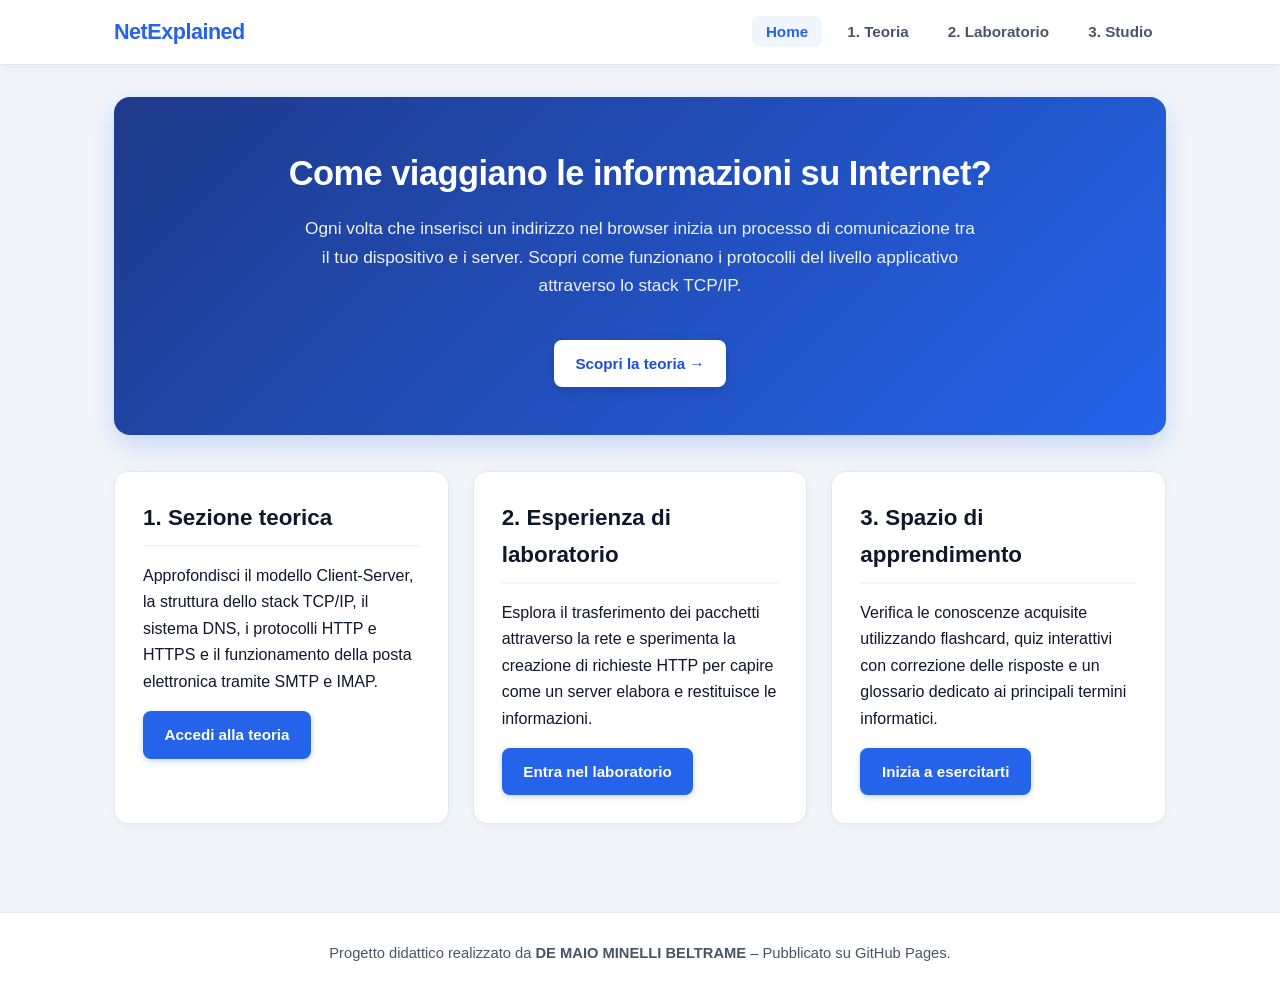
<file: index.html>
<!DOCTYPE html>
<html lang="it">
<head>
    <meta charset="UTF-8">
    <meta name="viewport" content="width=device-width, initial-scale=1.0">
    <title>NetExplained | Il funzionamento del Web</title>
    <link rel="stylesheet" href="css/style.css">
</head>

<body>

    <header>
        <div class="nav-container">
            <a class="logo" href="index.html">NetExplained</a>

            <button id="menuBtn" class="menu-btn" aria-label="Apri menu">
                ☰
            </button>

            <ul id="navLinks" class="nav-links">
                <li><a href="index.html" class="active">Home</a></li>
                <li><a href="teoria.html">1. Teoria</a></li>
                <li><a href="laboratorio.html">2. Laboratorio</a></li>
                <li><a href="studio.html">3. Studio</a></li>
            </ul>
        </div>
    </header>

    <main>

        <section class="hero">
            <h1>Come viaggiano le informazioni su Internet?</h1>

            <p>
                Ogni volta che inserisci un indirizzo nel browser inizia
                un processo di comunicazione tra il tuo dispositivo e
                i server. Scopri come funzionano i protocolli del livello
                applicativo attraverso lo stack TCP/IP.
            </p>

            <a class="btn" href="teoria.html">
                Scopri la teoria →
            </a>
        </section>

        <section class="grid">

            <article class="card">
                <h2>1. Sezione teorica</h2>

                <p>
                    Approfondisci il modello Client-Server, la struttura
                    dello stack TCP/IP, il sistema DNS, i protocolli
                    HTTP e HTTPS e il funzionamento della posta
                    elettronica tramite SMTP e IMAP.
                </p>

                <a href="teoria.html" class="btn">
                    Accedi alla teoria
                </a>
            </article>

            <article class="card">
                <h2>2. Esperienza di laboratorio</h2>

                <p>
                    Esplora il trasferimento dei pacchetti attraverso
                    la rete e sperimenta la creazione di richieste HTTP
                    per capire come un server elabora e restituisce
                    le informazioni.
                </p>

                <a href="laboratorio.html" class="btn">
                    Entra nel laboratorio
                </a>
            </article>

            <article class="card">
                <h2>3. Spazio di apprendimento</h2>

                <p>
                    Verifica le conoscenze acquisite utilizzando
                    flashcard, quiz interattivi con correzione
                    delle risposte e un glossario dedicato ai
                    principali termini informatici.
                </p>

                <a href="studio.html" class="btn">
                    Inizia a esercitarti
                </a>
            </article>

        </section>

    </main>

    <footer>
        <p>
            Progetto didattico realizzato da
            <strong>DE MAIO MINELLI BELTRAME</strong>
            – Pubblicato su GitHub Pages.
        </p>
    </footer>

    <script>
        const menuButton = document.querySelector("#menuBtn");
        const navigation = document.querySelector("#navLinks");

        menuButton.addEventListener("click", function () {
            navigation.classList.toggle("open");
        });
    </script>

</body>
</html>
</file>
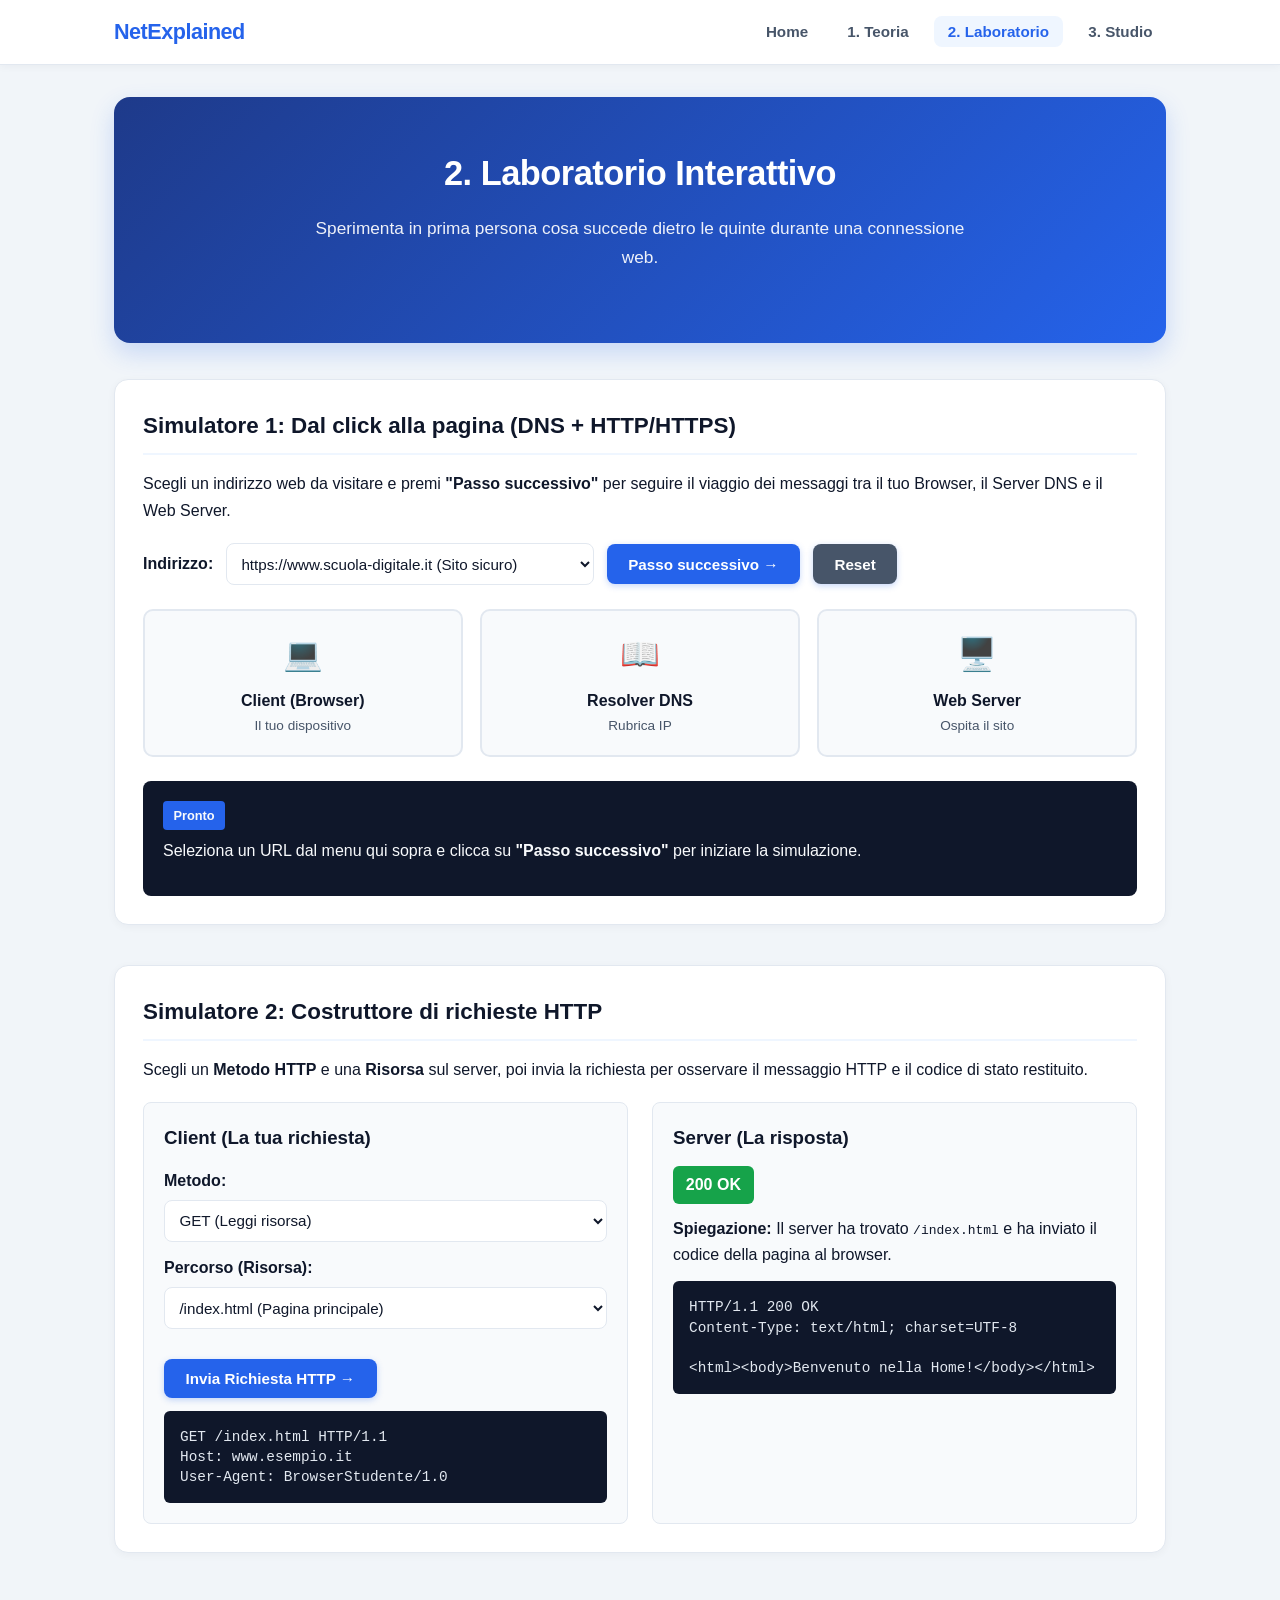
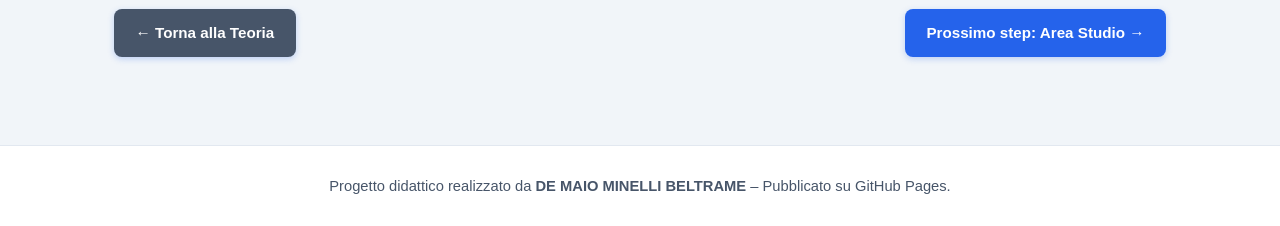
<file: laboratorio.html>
<!DOCTYPE html>
<html lang="it">
<head>
  <meta charset="UTF-8">
  <meta name="viewport" content="width=device-width, initial-scale=1.0">
  <title>2. Laboratorio Interattivo – Come funziona il Web</title>
  <link rel="stylesheet" href="css/style.css">
  <style>
    :root {
      --radius-md: 10px;
      --radius-sm: 6px;
      --bg-terminal: #0f172a;
      --bg-panel: #f8fafc;
    }

    .lab-section {
      margin-bottom: 2.5rem;
    }

    .toolbar {
      display: flex;
      flex-wrap: wrap;
      align-items: center;
      gap: 0.8rem;
      margin: 1.2rem 0;
    }

    .form-control {
      padding: 0.65rem;
      border: 1px solid var(--border);
      border-radius: 8px;
      font-size: 0.95rem;
      background-color: var(--surface);
      color: var(--text);
    }

    .full-width {
      width: 100%;
      margin-top: 0.35rem;
    }

    .btn-neutral {
      background-color: #475569;
    }

    .btn-neutral:hover {
      background-color: #334155;
    }

    .btn:disabled {
      background-color: #cbd5e1;
      cursor: not-allowed;
      opacity: 0.8;
    }

    /* Griglia topologia Simulatore 1 */
    .topology-grid {
      display: grid;
      grid-template-columns: repeat(3, 1fr);
      gap: 1.1rem;
      margin: 1.5rem 0;
      text-align: center;
    }

    .host-card {
      border: 2px solid var(--border);
      border-radius: var(--radius-md);
      padding: 1.1rem 0.6rem;
      background-color: var(--bg-panel);
      transition: transform 0.25s ease, border-color 0.25s ease, box-shadow 0.25s ease;
    }

    .host-card.is-active {
      border-color: var(--primary);
      background-color: #dbeafe;
      transform: translateY(-4px);
      box-shadow: 0 6px 14px rgba(37, 99, 235, 0.15);
    }

    .host-card.is-failed {
      border-color: var(--err);
      background-color: #fee2e2;
    }

    .host-emoji {
      font-size: 2rem;
      display: block;
      margin-bottom: 0.45rem;
    }

    .host-subtitle {
      font-size: 0.85rem;
      color: var(--muted);
    }

    .console-output {
      background-color: var(--bg-terminal);
      color: #f8fafc;
      padding: 1.25rem;
      border-radius: 8px;
      min-height: 115px;
    }

    .phase-tag {
      display: inline-block;
      background-color: var(--primary);
      padding: 0.25rem 0.65rem;
      border-radius: 4px;
      font-size: 0.8rem;
      font-weight: 700;
      margin-bottom: 0.5rem;
    }

    /* Struttura Simulatore 2 */
    .split-workspace {
      display: grid;
      grid-template-columns: repeat(2, 1fr);
      gap: 1.5rem;
      margin-top: 1.2rem;
    }

    .work-box {
      border: 1px solid var(--border);
      border-radius: 8px;
      padding: 1.25rem;
      background-color: var(--bg-panel);
    }

    .field-group {
      margin: 0.85rem 0;
    }

    .code-terminal {
      background-color: var(--bg-terminal);
      color: #e2e8f0;
      font-family: 'Courier New', Courier, monospace;
      padding: 1rem;
      border-radius: var(--radius-sm);
      margin-top: 0.8rem;
      white-space: pre-wrap;
      font-size: 0.9rem;
      line-height: 1.4;
    }

    .http-badge {
      display: inline-block;
      padding: 0.35rem 0.8rem;
      border-radius: var(--radius-sm);
      font-weight: 700;
      color: #ffffff;
      margin-bottom: 0.75rem;
    }

    .badge-success { background-color: var(--ok); }
    .badge-warning { background-color: var(--warn); }
    .badge-danger  { background-color: var(--err); }

    .bottom-nav {
      display: flex;
      justify-content: space-between;
      flex-wrap: wrap;
      gap: 1rem;
    }

    @media (max-width: 768px) {
      .topology-grid,
      .split-workspace {
        grid-template-columns: 1fr;
      }
    }
  </style>
</head>
<body>

  <header>
    <div class="nav-container">
      <a href="index.html" class="logo">NetExplained</a>
      <button class="menu-btn" id="burgerToggle" aria-label="Apri menu">☰</button>
      <ul class="nav-links" id="mainMenu">
        <li><a href="index.html">Home</a></li>
        <li><a href="teoria.html">1. Teoria</a></li>
        <li><a href="laboratorio.html" class="active">2. Laboratorio</a></li>
        <li><a href="studio.html">3. Studio</a></li>
      </ul>
    </div>
  </header>

  <main>
    <section class="hero">
      <h1>2. Laboratorio Interattivo</h1>
      <p>Sperimenta in prima persona cosa succede dietro le quinte durante una connessione web.</p>
    </section>

    <!-- PRIMO SIMULATORE -->
    <article class="card lab-section">
      <h2>Simulatore 1: Dal click alla pagina (DNS + HTTP/HTTPS)</h2>
      <p>Scegli un indirizzo web da visitare e premi <strong>"Passo successivo"</strong> per seguire il viaggio dei messaggi tra il tuo Browser, il Server DNS e il Web Server.</p>

      <div class="toolbar">
        <label for="targetUrl"><strong>Indirizzo:</strong></label>
        <select id="targetUrl" class="form-control">
          <option value="https">https://www.scuola-digitale.it (Sito sicuro)</option>
          <option value="http">http://vecchio-blog.it (Non cifrato)</option>
          <option value="nxdomain">https://www.sito-inesistente.xyz (Dominio errato)</option>
        </select>
        <button class="btn" id="btnAdvance" style="margin-top:0;">Passo successivo →</button>
        <button class="btn btn-neutral" id="btnClearSim" style="margin-top:0;">Reset</button>
      </div>

      <div class="topology-grid">
        <div class="host-card" data-host="client">
          <span class="host-emoji">💻</span>
          <strong>Client (Browser)</strong>
          <div class="host-subtitle">Il tuo dispositivo</div>
        </div>
        <div class="host-card" data-host="dns">
          <span class="host-emoji">📖</span>
          <strong>Resolver DNS</strong>
          <div class="host-subtitle">Rubrica IP</div>
        </div>
        <div class="host-card" data-host="server">
          <span class="host-emoji">🖥️</span>
          <strong>Web Server</strong>
          <div class="host-subtitle">Ospita il sito</div>
        </div>
      </div>

      <div class="console-output" id="simConsole">
        <span class="phase-tag">Pronto</span>
        <p>Seleziona un URL dal menu qui sopra e clicca su <strong>"Passo successivo"</strong> per iniziare la simulazione.</p>
      </div>
    </article>

    <!-- SECONDO SIMULATORE -->
    <article class="card lab-section">
      <h2>Simulatore 2: Costruttore di richieste HTTP</h2>
      <p>Scegli un <strong>Metodo HTTP</strong> e una <strong>Risorsa</strong> sul server, poi invia la richiesta per osservare il messaggio HTTP e il codice di stato restituito.</p>

      <div class="split-workspace">
        <div class="work-box">
          <h3>Client (La tua richiesta)</h3>
          <div class="field-group">
            <label for="httpVerb"><strong>Metodo:</strong></label>
            <select id="httpVerb" class="form-control full-width">
              <option value="GET">GET (Leggi risorsa)</option>
              <option value="POST">POST (Invia dati)</option>
              <option value="DELETE">DELETE (Elimina risorsa)</option>
            </select>
          </div>
          <div class="field-group">
            <label for="resourceUri"><strong>Percorso (Risorsa):</strong></label>
            <select id="resourceUri" class="form-control full-width">
              <option value="/index.html">/index.html (Pagina principale)</option>
              <option value="/contatti">/contatti (Modulo invio messaggio)</option>
              <option value="/area-riservata">/area-riservata (Cartella protetta)</option>
              <option value="/pagina-fantasma">/pagina-fantasma (Non esiste)</option>
              <option value="/crash-server">/crash-server (Simula guasto interno)</option>
            </select>
          </div>
          <button class="btn" id="btnDispatch">Invia Richiesta HTTP →</button>

          <div class="code-terminal" id="requestPreview">GET /index.html HTTP/1.1
Host: www.esempio.it
User-Agent: BrowserStudente/1.0</div>
        </div>

        <div class="work-box">
          <h3>Server (La risposta)</h3>
          <div id="serverOutput" style="margin-top:0.75rem;">
            <span class="http-badge badge-success">200 OK</span>
            <p><strong>Spiegazione:</strong> Il server ha trovato <code>/index.html</code> e ha inviato il codice della pagina al browser.</p>
            <div class="code-terminal">HTTP/1.1 200 OK
Content-Type: text/html; charset=UTF-8

&lt;html&gt;&lt;body&gt;Benvenuto nella Home!&lt;/body&gt;&lt;/html&gt;</div>
          </div>
        </div>
      </div>
    </article>

    <div class="bottom-nav">
      <a href="teoria.html" class="btn btn-neutral">← Torna alla Teoria</a>
      <a href="studio.html" class="btn">Prossimo step: Area Studio →</a>
    </div>
  </main>

  <footer>
    <p>Progetto didattico realizzato da <strong>DE MAIO MINELLI BELTRAME</strong> – Pubblicato su GitHub Pages.</p>
  </footer>

  <script>
    // Gestione navigazione mobile
    const burgerBtn = document.getElementById('burgerToggle');
    const navList = document.getElementById('mainMenu');
    burgerBtn.addEventListener('click', () => navList.classList.toggle('open'));

    // --- MOTORE SIMULATORE 1 ---
    const simulationFlows = {
      https: [
        { target: 'client', title: 'Step 1 / 5 – Richiesta DNS', desc: 'Il Browser non sa dove si trova "www.scuola-digitale.it". Invia una query al Resolver DNS per chiedere l’indirizzo IP corrispondente.' },
        { target: 'dns',    title: 'Step 2 / 5 – Risposta DNS', desc: 'Il Resolver DNS consulta la gerarchia dei nomi e risponde al Browser: "L’indirizzo IP del server è 93.184.216.34".' },
        { target: 'server', title: 'Step 3 / 5 – Handshake TLS (Sicurezza)', desc: 'Poiché l’URL inizia con HTTPS, Browser e Server si scambiano i certificati digitali e concordano una chiave crittografica. Compare il lucchetto!' },
        { target: 'client', title: 'Step 4 / 5 – Richiesta HTTP cifrata', desc: 'Il Browser invia il messaggio "GET / HTTP/1.1" all’interno del tunnel cifrato TLS verso l’IP 93.184.216.34.' },
        { target: 'server', title: 'Step 5 / 5 – Risposta 200 OK', desc: 'Il Web Server decifra la richiesta, risponde con "200 OK" e invia i file HTML e CSS. Il Browser disegna la pagina sullo schermo.' }
      ],
      http: [
        { target: 'client', title: 'Step 1 / 4 – Richiesta DNS', desc: 'Il Browser chiede al Resolver DNS qual è l’indirizzo IP di "vecchio-blog.it".' },
        { target: 'dns',    title: 'Step 2 / 4 – Risposta DNS', desc: 'Il Resolver DNS risponde con l’indirizzo IP: 198.51.100.42.' },
        { target: 'client', title: 'Step 3 / 4 – Richiesta HTTP IN CHIARO', desc: 'ATTENZIONE: Nessun passaggio TLS! Il Browser invia "GET / HTTP/1.1" in chiaro. Il browser mostra l’avviso "Non sicuro" perché i dati non sono cifrati.' },
        { target: 'server', title: 'Step 4 / 4 – Risposta 200 OK', desc: 'Il Server invia la pagina web in chiaro. La pagina si carica, ma eventuali password inserite potrebbero essere intercettate sulla rete.' }
      ],
      nxdomain: [
        { target: 'client', title: 'Step 1 / 2 – Richiesta DNS', desc: 'Il Browser chiede al Resolver DNS l’indirizzo IP di "www.sito-inesistente.xyz".' },
        { target: 'dns',    title: 'Step 2 / 2 – Errore NXDOMAIN', isError: true, desc: 'ERRORE DNS (NXDOMAIN): Il dominio non esiste nella rubrica mondiale di Internet. La connessione si ferma qui: il Web Server non viene nemmeno contattato!' }
      ]
    };

    let stepIndex = 0;
    const urlDropdown = document.getElementById('targetUrl');
    const advanceBtn = document.getElementById('btnAdvance');
    const resetBtn = document.getElementById('btnClearSim');
    const consoleBox = document.getElementById('simConsole');
    const hostCards = document.querySelectorAll('.host-card');

    function resetHostHighlights() {
      for (const card of hostCards) {
        card.classList.remove('is-active', 'is-failed');
      }
    }

    function initializeSim1() {
      stepIndex = 0;
      resetHostHighlights();
      advanceBtn.disabled = false;
      consoleBox.innerHTML = `<span class="phase-tag">Pronto</span><p>Seleziona un URL dal menu qui sopra e clicca su <strong>"Passo successivo"</strong> per iniziare la simulazione.</p>`;
    }

    function executeNextStep() {
      const activeFlow = simulationFlows[urlDropdown.value];
      if (stepIndex >= activeFlow.length) return;

      const stepData = activeFlow[stepIndex];
      resetHostHighlights();

      const targetCard = document.querySelector(`.host-card[data-host="${stepData.target}"]`);
      if (targetCard) {
        targetCard.classList.add(stepData.isError ? 'is-failed' : 'is-active');
      }

      consoleBox.innerHTML = `<span class="phase-tag">${stepData.title}</span><p>${stepData.desc}</p>`;
      stepIndex++;

      if (stepIndex === activeFlow.length) {
        advanceBtn.disabled = true;
      }
    }

    advanceBtn.addEventListener('click', executeNextStep);
    resetBtn.addEventListener('click', initializeSim1);
    urlDropdown.addEventListener('change', initializeSim1);

    // --- MOTORE SIMULATORE 2 ---
    const verbSelect = document.getElementById('httpVerb');
    const uriSelect = document.getElementById('resourceUri');
    const reqTerminal = document.getElementById('requestPreview');
    const resContainer = document.getElementById('serverOutput');
    const dispatchBtn = document.getElementById('btnDispatch');

    function refreshRequestBox() {
      const verb = verbSelect.value;
      const uri = uriSelect.value;
      const payload = (verb === 'POST') 
        ? '\nContent-Type: application/x-www-form-urlencoded\n\nnome=Mario&messaggio=Ciao' 
        : '';

      reqTerminal.textContent = `${verb} ${uri} HTTP/1.1\nHost: www.esempio.it\nUser-Agent: BrowserStudente/1.0${payload}`;
    }

    function evaluateHttpCall() {
      refreshRequestBox();
      const verb = verbSelect.value;
      const uri = uriSelect.value;

      let result = {
        statusText: '200 OK',
        badgeStyle: 'badge-success',
        details: `Richiesta ${verb} su ${uri} completata con successo! Il server restituisce il contenuto della pagina.`,
        rawPayload: `HTTP/1.1 200 OK\nContent-Type: text/html; charset=UTF-8\n\n<html><body>Contenuto di ${uri}</body></html>`
      };

      if (uri === '/crash-server') {
        result = {
          statusText: '500 Internal Server Error',
          badgeStyle: 'badge-danger',
          details: 'Il server ha riscontrato un errore interno imprevisto nel codice e non può completare la richiesta.',
          rawPayload: 'HTTP/1.1 500 Internal Server Error\nContent-Type: text/plain\n\nErrore interno del server.'
        };
      } else if (uri === '/pagina-fantasma') {
        result = {
          statusText: '404 Not Found',
          badgeStyle: 'badge-warning',
          details: 'La risorsa richiesta non esiste sul server. Controlla di aver digitato correttamente l’URL.',
          rawPayload: 'HTTP/1.1 404 Not Found\nContent-Type: text/html\n\n<h1>404 - Pagina non trovata</h1>'
        };
      } else if (uri === '/area-riservata') {
        result = {
          statusText: '403 Forbidden',
          badgeStyle: 'badge-danger',
          details: 'Il server ha capito la richiesta, ma ti nega l’accesso perché non hai i permessi di amministratore.',
          rawPayload: 'HTTP/1.1 403 Forbidden\nContent-Type: text/plain\n\nAccesso negato a questa cartella.'
        };
      } else if (verb === 'DELETE') {
        result = {
          statusText: '405 Method Not Allowed',
          badgeStyle: 'badge-warning',
          details: 'Il server non permette a un utente normale di cancellare file con il metodo DELETE!',
          rawPayload: 'HTTP/1.1 405 Method Not Allowed\nAllow: GET, POST'
        };
      } else if (uri === '/contatti' && verb === 'POST') {
        result = {
          statusText: '201 Created',
          badgeStyle: 'badge-success',
          details: 'I dati del modulo sono stati inviati con successo tramite POST e il server ha salvato il nuovo messaggio.',
          rawPayload: 'HTTP/1.1 201 Created\nContent-Type: application/json\n\n{"stato": "Messaggio ricevuto"}'
        };
      }

      resContainer.innerHTML = `
        <span class="http-badge ${result.badgeStyle}">${result.statusText}</span>
        <p><strong>Spiegazione:</strong> ${result.details}</p>
        <div class="code-terminal">${result.rawPayload}</div>
      `;
    }

    verbSelect.addEventListener('change', refreshRequestBox);
    uriSelect.addEventListener('change', refreshRequestBox);
    dispatchBtn.addEventListener('click', evaluateHttpCall);
  </script>
</body>
</html>
</file>
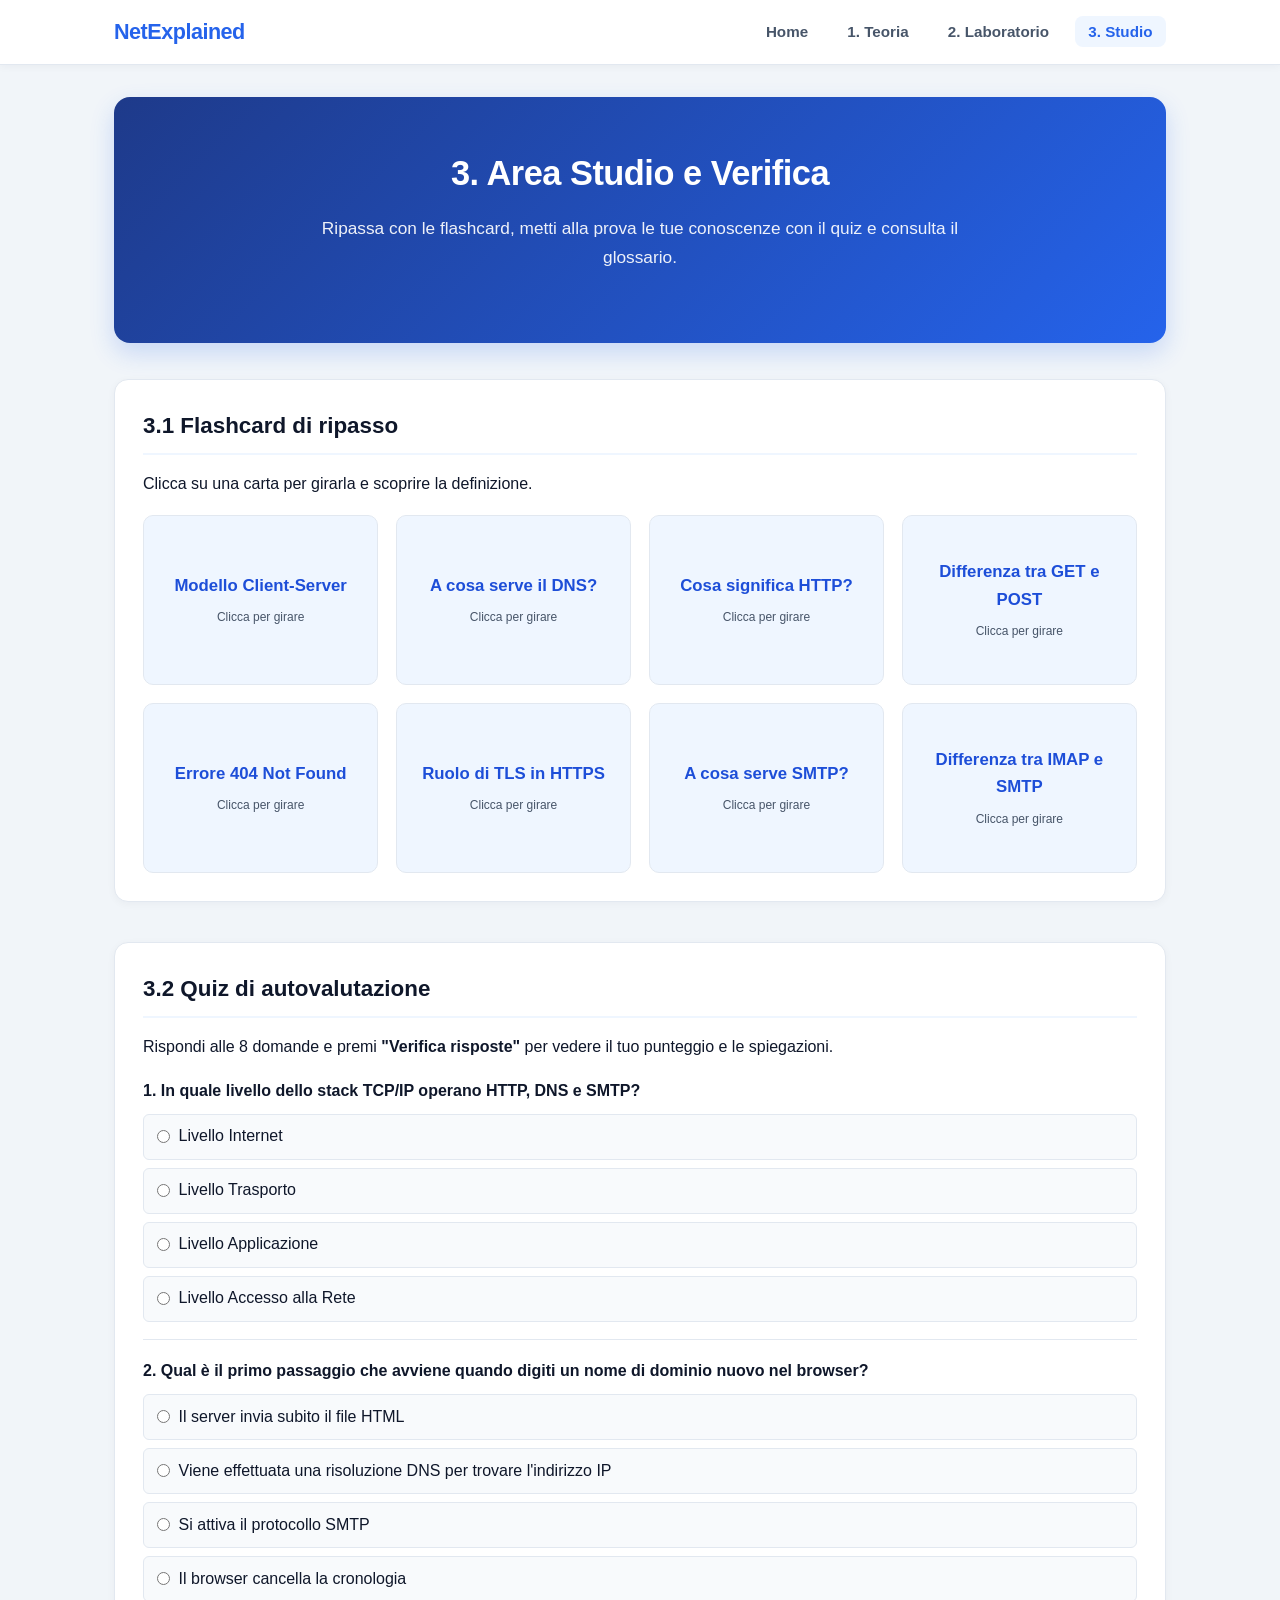
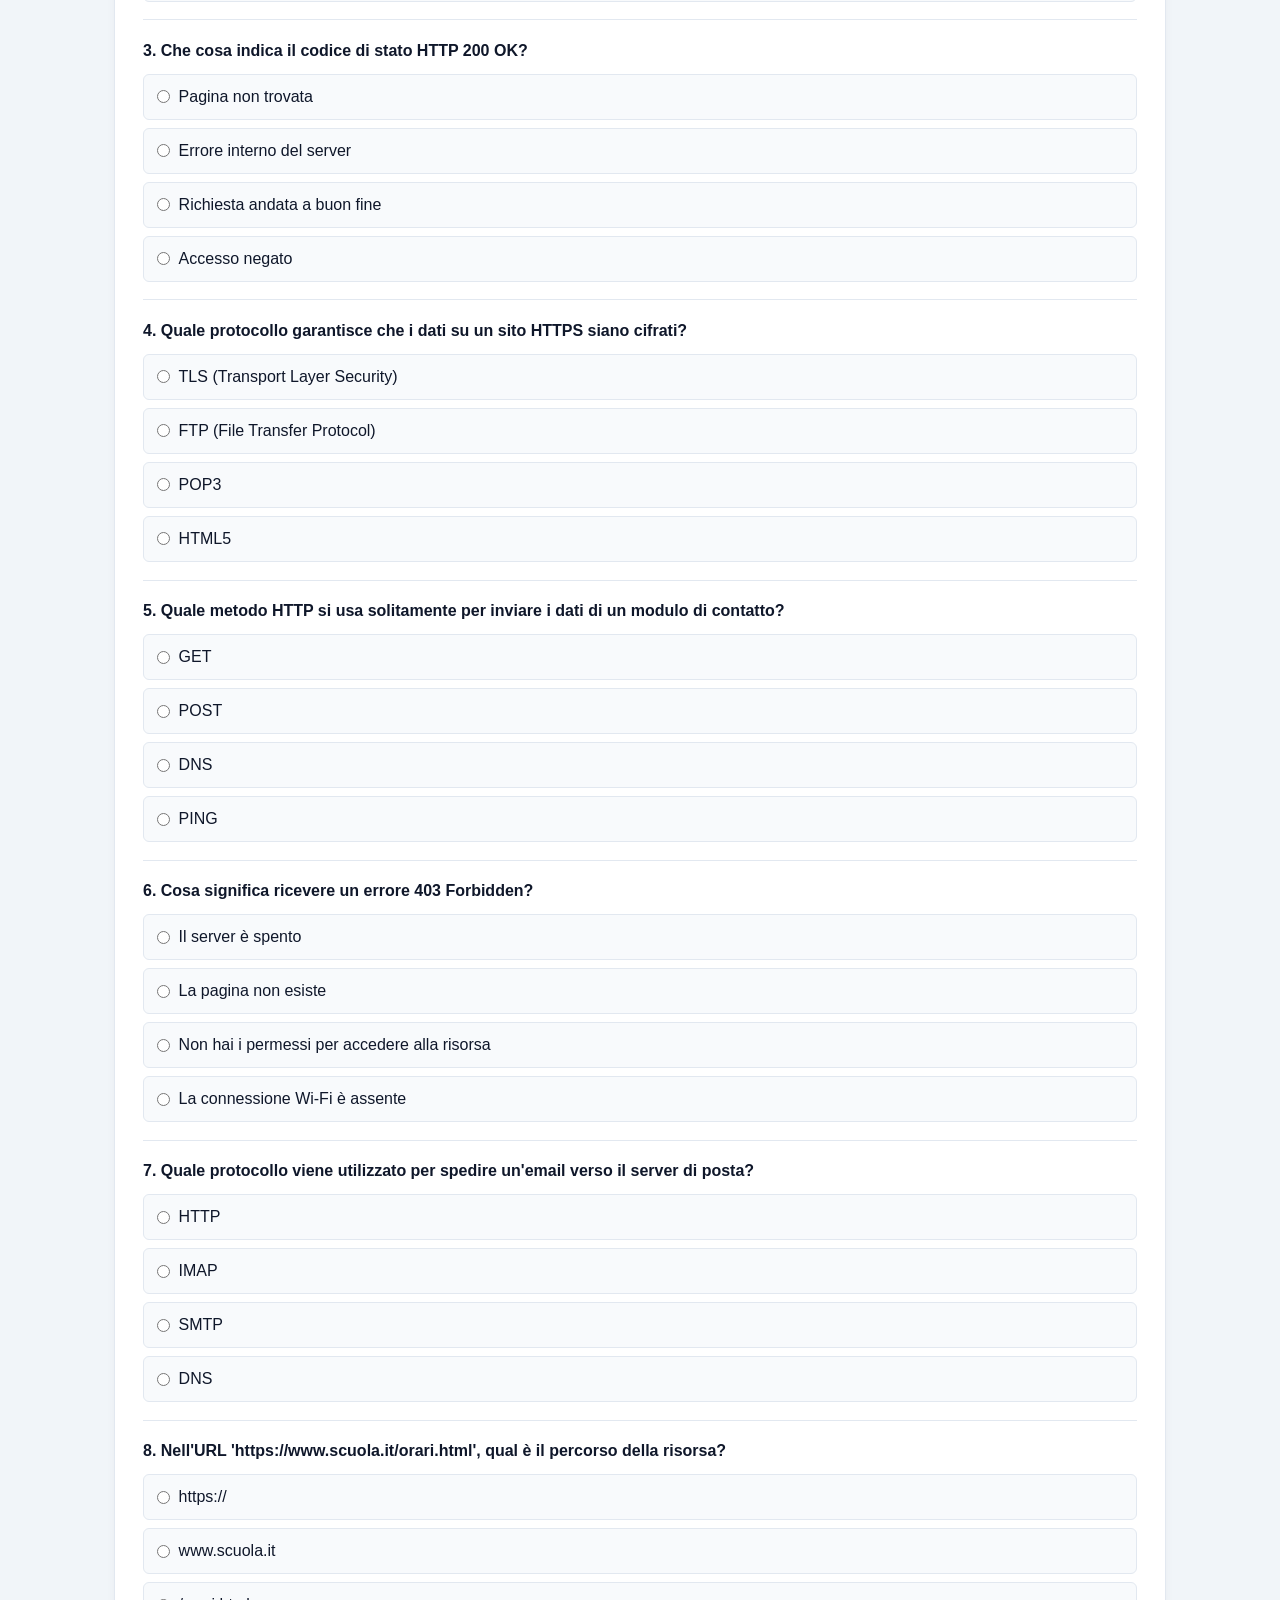
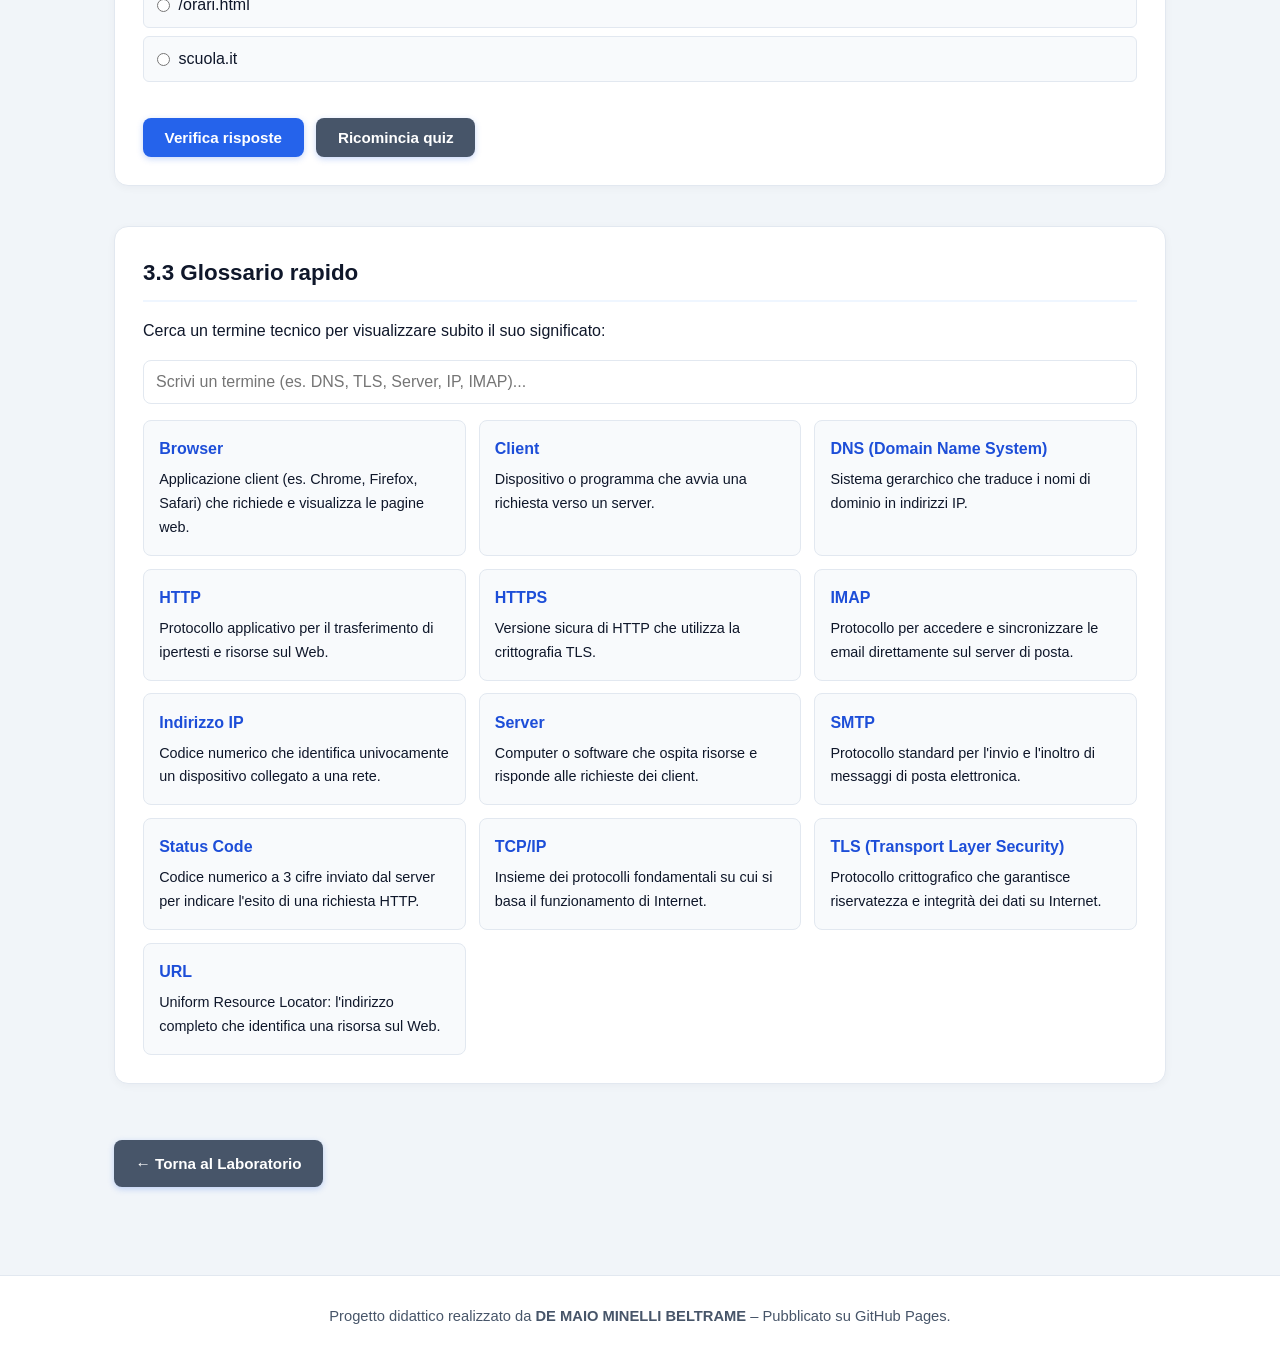
<file: studio.html>
<!DOCTYPE html>
<html lang="it">
<head>
  <meta charset="UTF-8">
  <meta name="viewport" content="width=device-width, initial-scale=1.0">
  <title>3. Area Studio – Come funziona il Web</title>
  <link rel="stylesheet" href="css/style.css">
  <style>
    :root {
      --card-radius: 10px;
      --box-radius: 8px;
      --surface-soft: #f8fafc;
    }

    .study-block {
      margin-bottom: 2.5rem;
    }

    .btn-neutral {
      background-color: #475569;
    }

    .btn-neutral:hover {
      background-color: #334155;
    }

    /* Griglia Flashcard 3D */
    .flip-deck {
      display: grid;
      grid-template-columns: repeat(auto-fit, minmax(230px, 1fr));
      gap: 1.1rem;
      margin-top: 1.1rem;
    }

    .flip-tile {
      height: 170px;
      perspective: 1000px;
      cursor: pointer;
    }

    .flip-body {
      position: relative;
      width: 100%;
      height: 100%;
      transition: transform 0.55s cubic-bezier(0.4, 0.2, 0.2, 1);
      transform-style: preserve-3d;
    }

    .flip-tile.is-turned .flip-body {
      transform: rotateY(180deg);
    }

    .tile-face {
      position: absolute;
      inset: 0;
      backface-visibility: hidden;
      border-radius: var(--card-radius);
      padding: 1.25rem;
      display: flex;
      flex-direction: column;
      justify-content: center;
      align-items: center;
      text-align: center;
      border: 1px solid var(--border);
    }

    .face-front {
      background-color: #eff6ff;
      color: var(--primary-dark);
      font-weight: 700;
      font-size: 1.05rem;
    }

    .face-hint {
      font-weight: 400;
      font-size: 0.75rem;
      color: var(--muted);
      margin-top: 0.55rem;
    }

    .face-back {
      background-color: var(--primary);
      color: #ffffff;
      transform: rotateY(180deg);
      font-size: 0.9rem;
      line-height: 1.4;
    }

    /* Sezione Quiz */
    .question-row {
      border-bottom: 1px solid var(--border);
      padding: 1.1rem 0;
    }

    .question-row:last-of-type {
      border-bottom: none;
    }

    .choices-list {
      display: flex;
      flex-direction: column;
      gap: 0.5rem;
      margin-top: 0.6rem;
    }

    .choice-label {
      display: flex;
      align-items: center;
      gap: 0.55rem;
      padding: 0.55rem 0.8rem;
      border: 1px solid var(--border);
      border-radius: 6px;
      cursor: pointer;
      background-color: var(--surface-soft);
      transition: background-color 0.2s ease;
    }

    .choice-label:hover {
      background-color: #f1f5f9;
    }

    .answer-note {
      margin-top: 0.6rem;
      padding: 0.65rem 0.9rem;
      border-radius: 6px;
      font-size: 0.9rem;
      display: none;
    }

    .answer-note.is-valid {
      display: block;
      background-color: #dcfce7;
      color: #166534;
      border: 1px solid #86efac;
    }

    .answer-note.is-invalid {
      display: block;
      background-color: #fee2e2;
      color: #991b1b;
      border: 1px solid #fca5a5;
    }

    .quiz-actions {
      margin-top: 1.1rem;
      display: flex;
      gap: 0.8rem;
      flex-wrap: wrap;
    }

    .result-box {
      margin-top: 1.25rem;
      padding: 1rem;
      border-radius: var(--box-radius);
      background-color: #dbeafe;
      color: #1e3a8a;
      font-weight: 700;
      display: none;
    }

    /* Glossario */
    .filter-box {
      width: 100%;
      padding: 0.75rem;
      border: 1px solid var(--border);
      border-radius: var(--box-radius);
      font-size: 1rem;
      margin: 1rem 0;
    }

    .dict-grid {
      display: grid;
      grid-template-columns: repeat(auto-fit, minmax(280px, 1fr));
      gap: 0.8rem;
    }

    .dict-entry {
      background-color: var(--surface-soft);
      border: 1px solid var(--border);
      border-radius: var(--box-radius);
      padding: 0.95rem;
    }

    .dict-entry strong {
      color: var(--primary-dark);
    }

    .dict-entry p {
      font-size: 0.9rem;
      margin-top: 0.35rem;
    }
  </style>
</head>
<body>

  <header>
    <div class="nav-container">
      <a href="index.html" class="logo">NetExplained</a>
      <button class="menu-btn" id="burgerToggle" aria-label="Apri menu">☰</button>
      <ul class="nav-links" id="mainMenu">
        <li><a href="index.html">Home</a></li>
        <li><a href="teoria.html">1. Teoria</a></li>
        <li><a href="laboratorio.html">2. Laboratorio</a></li>
        <li><a href="studio.html" class="active">3. Studio</a></li>
      </ul>
    </div>
  </header>

  <main>
    <section class="hero">
      <h1>3. Area Studio e Verifica</h1>
      <p>Ripassa con le flashcard, metti alla prova le tue conoscenze con il quiz e consulta il glossario.</p>
    </section>

    <!-- 1. FLASHCARD -->
    <article class="card study-block">
      <h2>3.1 Flashcard di ripasso</h2>
      <p>Clicca su una carta per girarla e scoprire la definizione.</p>
      <div class="flip-deck" id="deckContainer"></div>
    </article>

    <!-- 2. QUIZ -->
    <article class="card study-block">
      <h2>3.2 Quiz di autovalutazione</h2>
      <p>Rispondi alle 8 domande e premi <strong>"Verifica risposte"</strong> per vedere il tuo punteggio e le spiegazioni.</p>
      <div id="examWrapper"></div>
      <div class="quiz-actions">
        <button class="btn" id="btnSubmitExam" style="margin-top:0;">Verifica risposte</button>
        <button class="btn btn-neutral" id="btnResetExam" style="margin-top:0;">Ricomincia quiz</button>
      </div>
      <div class="result-box" id="examSummary"></div>
    </article>

    <!-- 3. GLOSSARIO -->
    <article class="card study-block">
      <h2>3.3 Glossario rapido</h2>
      <p>Cerca un termine tecnico per visualizzare subito il suo significato:</p>
      <input type="text" id="termFilter" class="filter-box" placeholder="Scrivi un termine (es. DNS, TLS, Server, IP, IMAP)...">
      <div class="dict-grid" id="dictContainer"></div>
    </article>

    <div>
      <a href="laboratorio.html" class="btn btn-neutral">← Torna al Laboratorio</a>
    </div>
  </main>

  <footer>
    <p>Progetto didattico realizzato da <strong>DE MAIO MINELLI BELTRAME</strong> – Pubblicato su GitHub Pages.</p>
  </footer>

  <script>
    // Navigazione mobile
    const burgerBtn = document.getElementById('burgerToggle');
    const navList = document.getElementById('mainMenu');
    burgerBtn.addEventListener('click', () => navList.classList.toggle('open'));

    // --- 1. GESTIONE FLASHCARD ---
    const deckItems = [
      { term: "Modello Client-Server", definition: "Architettura in cui un Client (es. browser) richiede servizi o risorse a un Server sempre attivo in rete." },
      { term: "A cosa serve il DNS?", definition: "Traduce i nomi di dominio leggibili dall'uomo (es. www.esempio.it) in indirizzi IP numerici." },
      { term: "Cosa significa HTTP?", definition: "HyperText Transfer Protocol: il protocollo del livello applicativo usato per trasferire pagine web." },
      { term: "Differenza tra GET e POST", definition: "GET chiede e legge una risorsa dal server; POST invia dati al server (es. moduli di registrazione)." },
      { term: "Errore 404 Not Found", definition: "Codice di stato HTTP che indica che la pagina richiesta non esiste sul server." },
      { term: "Ruolo di TLS in HTTPS", definition: "Transport Layer Security: cifra i dati scambiati tra browser e server e verifica l'identità del sito." },
      { term: "A cosa serve SMTP?", definition: "Simple Mail Transfer Protocol: protocollo usato per inviare e inoltrare le email tra client e server." },
      { term: "Differenza tra IMAP e SMTP", definition: "SMTP serve per inviare la posta; IMAP serve per leggere e sincronizzare le email su più dispositivi." }
    ];

    function buildFlashcards() {
      const container = document.getElementById('deckContainer');
      const fragment = document.createDocumentFragment();

      for (const entry of deckItems) {
        const tile = document.createElement('div');
        tile.className = 'flip-tile';
        tile.innerHTML = `
          <div class="flip-body">
            <div class="tile-face face-front">
              <span>${entry.term}</span>
              <span class="face-hint">Clicca per girare</span>
            </div>
            <div class="tile-face face-back">
              <span>${entry.definition}</span>
            </div>
          </div>
        `;
        tile.addEventListener('click', () => tile.classList.toggle('is-turned'));
        fragment.appendChild(tile);
      }
      container.appendChild(fragment);
    }

    // --- 2. GESTIONE QUIZ ---
    const questionsBank = [
      {
        prompt: "1. In quale livello dello stack TCP/IP operano HTTP, DNS e SMTP?",
        choices: ["Livello Internet", "Livello Trasporto", "Livello Applicazione", "Livello Accesso alla Rete"],
        correctIndex: 2,
        note: "HTTP, DNS, HTTPS, SMTP e IMAP operano tutti nel Livello Applicazione, quello più vicino ai programmi dell'utente."
      },
      {
        prompt: "2. Qual è il primo passaggio che avviene quando digiti un nome di dominio nuovo nel browser?",
        choices: ["Il server invia subito il file HTML", "Viene effettuata una risoluzione DNS per trovare l'indirizzo IP", "Si attiva il protocollo SMTP", "Il browser cancella la cronologia"],
        correctIndex: 1,
        note: "Senza l'indirizzo IP restituito dal DNS, il browser non sa a quale computer in rete inviare la richiesta."
      },
      {
        prompt: "3. Che cosa indica il codice di stato HTTP 200 OK?",
        choices: ["Pagina non trovata", "Errore interno del server", "Richiesta andata a buon fine", "Accesso negato"],
        correctIndex: 2,
        note: "200 OK è la risposta standard che conferma che il server ha elaborato correttamente la richiesta."
      },
      {
        prompt: "4. Quale protocollo garantisce che i dati su un sito HTTPS siano cifrati?",
        choices: ["TLS (Transport Layer Security)", "FTP (File Transfer Protocol)", "POP3", "HTML5"],
        correctIndex: 0,
        note: "HTTPS utilizza TLS per cifrare la comunicazione ed evitare che terzi possano intercettare password o dati."
      },
      {
        prompt: "5. Quale metodo HTTP si usa solitamente per inviare i dati di un modulo di contatto?",
        choices: ["GET", "POST", "DNS", "PING"],
        correctIndex: 1,
        note: "POST invia dati nel corpo della richiesta HTTP per farli elaborare o salvare dal server."
      },
      {
        prompt: "6. Cosa significa ricevere un errore 403 Forbidden?",
        choices: ["Il server è spento", "La pagina non esiste", "Non hai i permessi per accedere alla risorsa", "La connessione Wi-Fi è assente"],
        correctIndex: 2,
        note: "403 Forbidden indica che il server ha compreso la richiesta ma rifiuta di autorizzarla."
      },
      {
        prompt: "7. Quale protocollo viene utilizzato per spedire un'email verso il server di posta?",
        choices: ["HTTP", "IMAP", "SMTP", "DNS"],
        correctIndex: 2,
        note: "SMTP (Simple Mail Transfer Protocol) gestisce l'invio e l'inoltro dei messaggi di posta elettronica."
      },
      {
        prompt: "8. Nell'URL 'https://www.scuola.it/orari.html', qual è il percorso della risorsa?",
        choices: ["https://", "www.scuola.it", "/orari.html", "scuola.it"],
        correctIndex: 2,
        note: "'/orari.html' è il path (percorso) che indica al server quale file specifico restituire."
      }
    ];

    function buildQuiz() {
      const wrapper = document.getElementById('examWrapper');
      const fragment = document.createDocumentFragment();

      questionsBank.forEach((qObj, qIdx) => {
        const row = document.createElement('div');
        row.className = 'question-row';

        let optionsMarkup = '';
        qObj.choices.forEach((choiceText, cIdx) => {
          optionsMarkup += `
            <label class="choice-label">
              <input type="radio" name="question_${qIdx}" value="${cIdx}">
              <span>${choiceText}</span>
            </label>
          `;
        });

        row.innerHTML = `
          <strong>${qObj.prompt}</strong>
          <div class="choices-list">${optionsMarkup}</div>
          <div class="answer-note" id="note_${qIdx}"></div>
        `;
        fragment.appendChild(row);
      });

      wrapper.appendChild(fragment);
    }

    function gradeQuiz() {
      let totalCorrect = 0;

      questionsBank.forEach((qObj, qIdx) => {
        const checkedInput = document.querySelector(`input[name="question_${qIdx}"]:checked`);
        const noteEl = document.getElementById(`note_${qIdx}`);
        const isRight = checkedInput && Number(checkedInput.value) === qObj.correctIndex;

        if (isRight) {
          totalCorrect++;
          noteEl.className = 'answer-note is-valid';
          noteEl.textContent = `✓ Corretto! ${qObj.note}`;
        } else {
          noteEl.className = 'answer-note is-invalid';
          noteEl.textContent = `✗ Errato. ${qObj.note}`;
        }
      });

      const summaryBox = document.getElementById('examSummary');
      summaryBox.style.display = 'block';
      summaryBox.textContent = `Risultato finale: hai risposto correttamente a ${totalCorrect} domande su ${questionsBank.length}!`;
    }

    function clearQuiz() {
      for (const radio of document.querySelectorAll('#examWrapper input[type="radio"]')) {
        radio.checked = false;
      }
      for (const note of document.querySelectorAll('.answer-note')) {
        note.className = 'answer-note';
        note.textContent = '';
      }
      document.getElementById('examSummary').style.display = 'none';
    }

    // --- 3. GESTIONE GLOSSARIO ---
    const dictionaryTerms = [
      { word: "Browser", meaning: "Applicazione client (es. Chrome, Firefox, Safari) che richiede e visualizza le pagine web." },
      { word: "Client", meaning: "Dispositivo o programma che avvia una richiesta verso un server." },
      { word: "DNS (Domain Name System)", meaning: "Sistema gerarchico che traduce i nomi di dominio in indirizzi IP." },
      { word: "HTTP", meaning: "Protocollo applicativo per il trasferimento di ipertesti e risorse sul Web." },
      { word: "HTTPS", meaning: "Versione sicura di HTTP che utilizza la crittografia TLS." },
      { word: "IMAP", meaning: "Protocollo per accedere e sincronizzare le email direttamente sul server di posta." },
      { word: "Indirizzo IP", meaning: "Codice numerico che identifica univocamente un dispositivo collegato a una rete." },
      { word: "Server", meaning: "Computer o software che ospita risorse e risponde alle richieste dei client." },
      { word: "SMTP", meaning: "Protocollo standard per l'invio e l'inoltro di messaggi di posta elettronica." },
      { word: "Status Code", meaning: "Codice numerico a 3 cifre inviato dal server per indicare l'esito di una richiesta HTTP." },
      { word: "TCP/IP", meaning: "Insieme dei protocolli fondamentali su cui si basa il funzionamento di Internet." },
      { word: "TLS (Transport Layer Security)", meaning: "Protocollo crittografico che garantisce riservatezza e integrità dei dati su Internet." },
      { word: "URL", meaning: "Uniform Resource Locator: l'indirizzo completo che identifica una risorsa sul Web." }
    ];

    function updateDictionary(searchTerm = '') {
      const container = document.getElementById('dictContainer');
      const keyword = searchTerm.toLowerCase().trim();

      const matches = dictionaryTerms.filter(item =>
        item.word.toLowerCase().includes(keyword) || item.meaning.toLowerCase().includes(keyword)
      );

      if (!matches.length) {
        container.innerHTML = '<p style="color:var(--muted);">Nessun termine trovato.</p>';
        return;
      }

      container.innerHTML = matches.map(item => `
        <div class="dict-entry">
          <strong>${item.word}</strong>
          <p>${item.meaning}</p>
        </div>
      `).join('');
    }

    // Inizializzazione componenti
    buildFlashcards();
    buildQuiz();
    updateDictionary();

    document.getElementById('btnSubmitExam').addEventListener('click', gradeQuiz);
    document.getElementById('btnResetExam').addEventListener('click', clearQuiz);
    document.getElementById('termFilter').addEventListener('input', (evt) => updateDictionary(evt.target.value));
  </script>
</body>
</html>
</file>
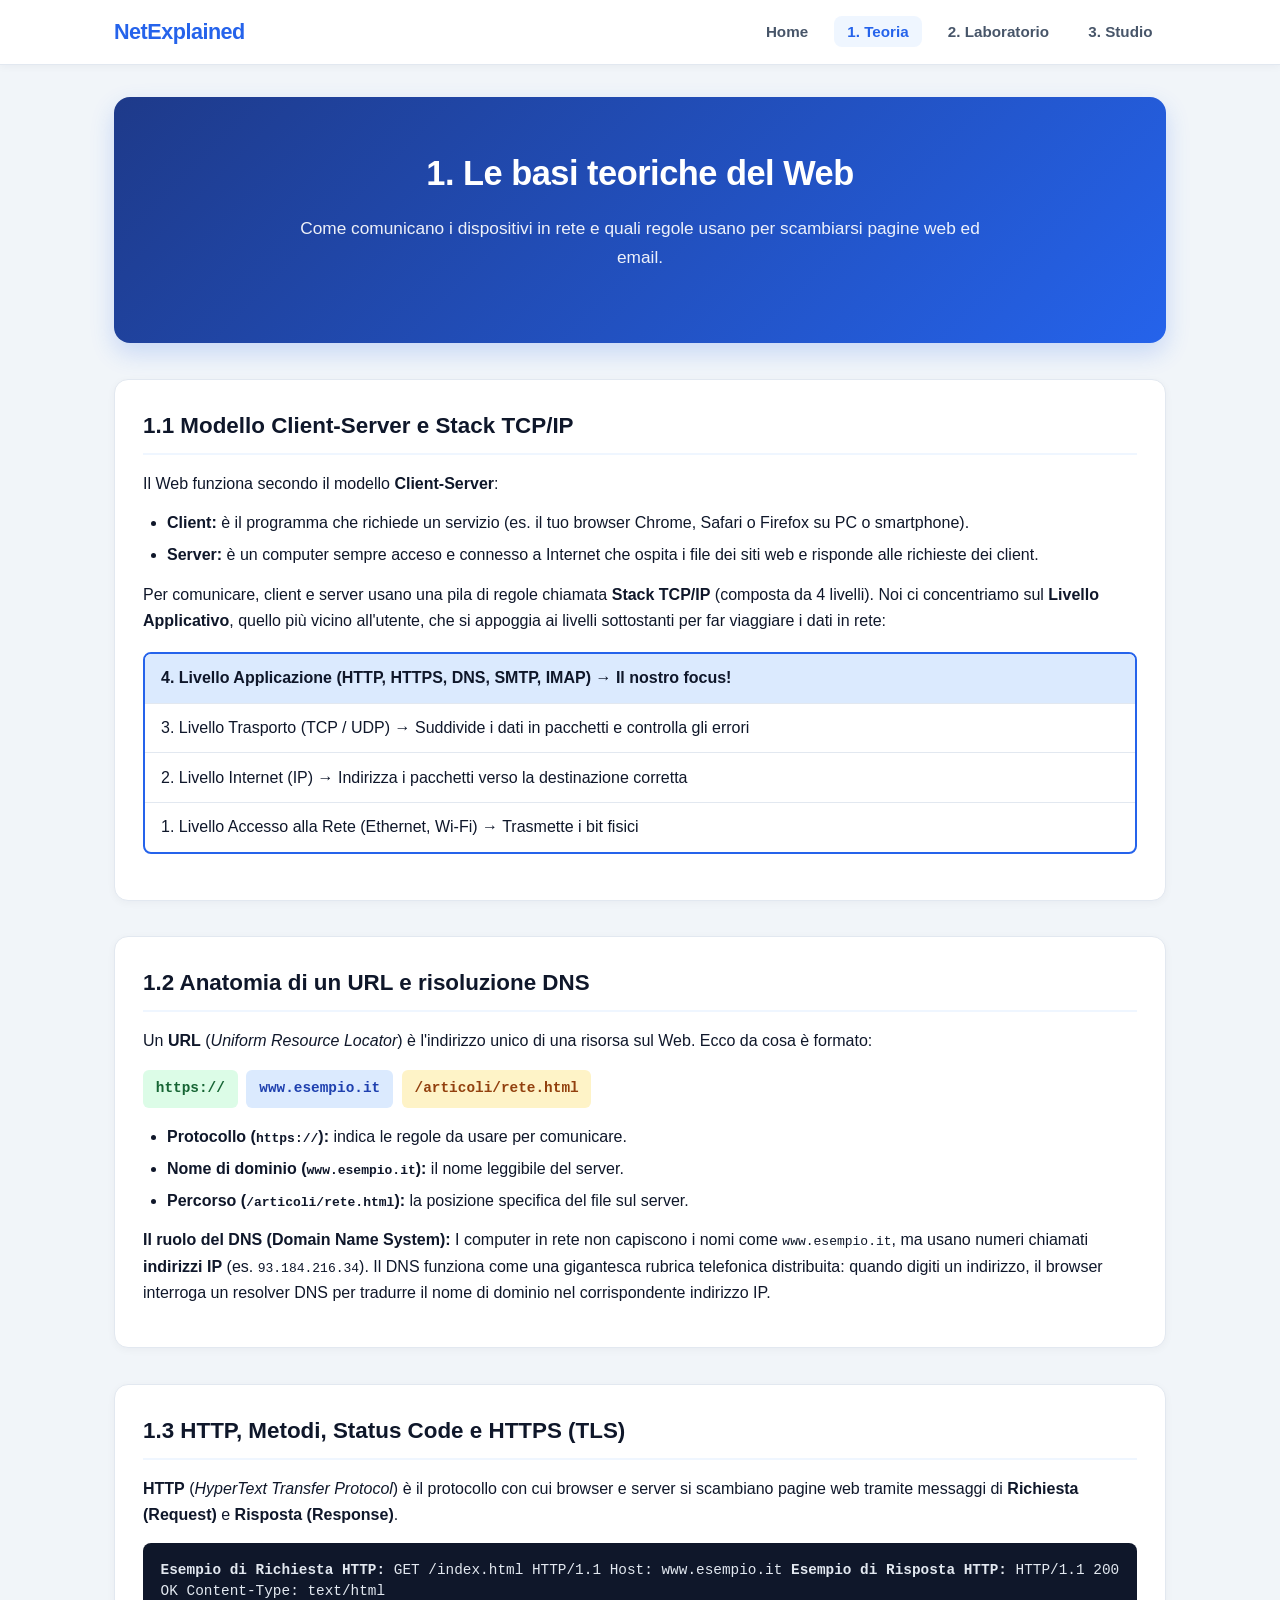
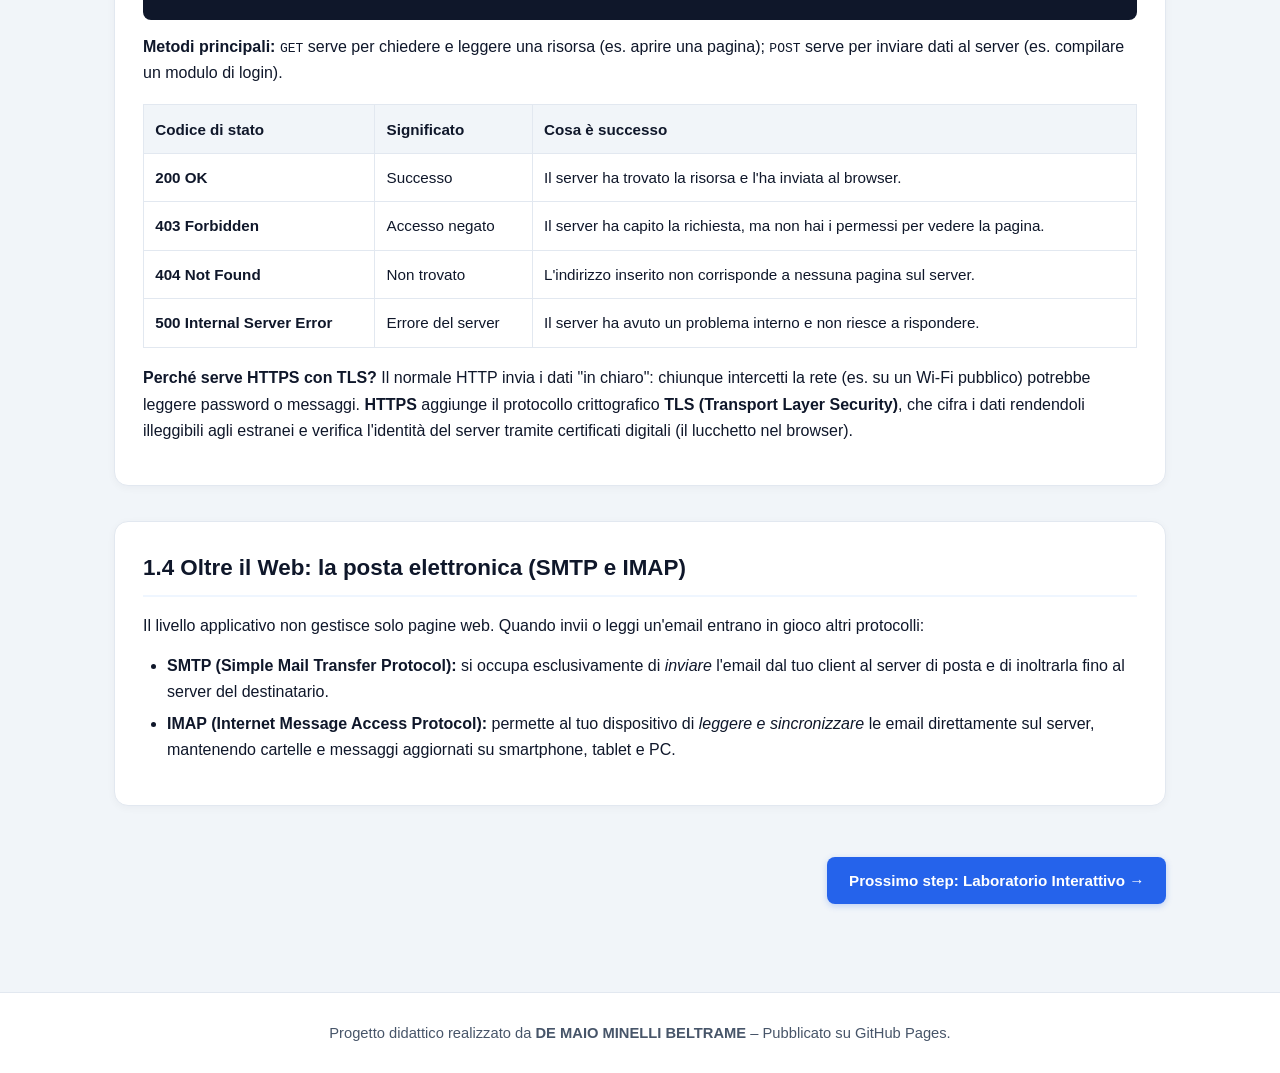
<file: teoria.html>
<!DOCTYPE html>
<html lang="it">
<head>
  <meta charset="UTF-8">
  <meta name="viewport" content="width=device-width, initial-scale=1.0">
  <title>1. Teoria – Come funziona il Web</title>
  <link rel="stylesheet" href="css/style.css">
  <style>
    :root {
      --box-radius: 8px;
      --terminal-bg: #0f172a;
    }

    .doc-chapter {
      margin-bottom: 2.2rem;
    }

    .doc-chapter p {
      margin-bottom: 0.8rem;
    }

    .doc-chapter ul {
      margin-left: 1.5rem;
      margin-bottom: 0.8rem;
    }

    .doc-chapter li {
      margin-bottom: 0.35rem;
    }

    /* Blocco esempio HTTP */
    .http-sample {
      background-color: var(--terminal-bg);
      color: #e2e8f0;
      padding: 1.1rem;
      border-radius: var(--box-radius);
      font-family: 'Courier New', Courier, monospace;
      overflow-x: auto;
      margin: 0.9rem 0;
      font-size: 0.9rem;
      line-height: 1.45;
    }

    /* Anatomia URL */
    .url-anatomy {
      display: flex;
      flex-wrap: wrap;
      gap: 0.55rem;
      margin: 1rem 0;
    }

    .url-segment {
      padding: 0.45rem 0.8rem;
      border-radius: 6px;
      font-family: 'Courier New', Courier, monospace;
      font-weight: 700;
      font-size: 0.9rem;
    }

    .seg-scheme { background-color: #dcfce7; color: #166534; }
    .seg-domain { background-color: #dbeafe; color: #1e40af; }
    .seg-path   { background-color: #fef3c7; color: #92400e; }

    /* Tabella Status Code */
    .status-table {
      width: 100%;
      border-collapse: collapse;
      margin: 1.1rem 0;
      font-size: 0.95rem;
    }

    .status-table th,
    .status-table td {
      border: 1px solid var(--border);
      padding: 0.7rem;
      text-align: left;
    }

    .status-table thead th {
      background-color: #f1f5f9;
    }

    /* Pila TCP/IP */
    .protocol-stack {
      border: 2px solid var(--primary);
      border-radius: var(--box-radius);
      overflow: hidden;
      margin: 1.1rem 0;
    }

    .layer-row {
      padding: 0.7rem 1rem;
      border-bottom: 1px solid var(--border);
    }

    .layer-row:last-child {
      border-bottom: none;
    }

    .layer-focus {
      background-color: #dbeafe;
      font-weight: 700;
    }

    .next-step-bar {
      display: flex;
      justify-content: flex-end;
    }
  </style>
</head>
<body>

  <header>
    <div class="nav-container">
      <a href="index.html" class="logo">NetExplained</a>
      <button class="menu-btn" id="burgerToggle" aria-label="Apri menu">☰</button>
      <ul class="nav-links" id="mainMenu">
        <li><a href="index.html">Home</a></li>
        <li><a href="teoria.html" class="active">1. Teoria</a></li>
        <li><a href="laboratorio.html">2. Laboratorio</a></li>
        <li><a href="studio.html">3. Studio</a></li>
      </ul>
    </div>
  </header>

  <main>
    <section class="hero">
      <h1>1. Le basi teoriche del Web</h1>
      <p>Come comunicano i dispositivi in rete e quali regole usano per scambiarsi pagine web ed email.</p>
    </section>

    <!-- 1. Client-Server e TCP/IP -->
    <article class="card doc-chapter">
      <h2>1.1 Modello Client-Server e Stack TCP/IP</h2>
      <p>Il Web funziona secondo il modello <strong>Client-Server</strong>:</p>
      <ul>
        <li><strong>Client:</strong> è il programma che richiede un servizio (es. il tuo browser Chrome, Safari o Firefox su PC o smartphone).</li>
        <li><strong>Server:</strong> è un computer sempre acceso e connesso a Internet che ospita i file dei siti web e risponde alle richieste dei client.</li>
      </ul>
      <p>Per comunicare, client e server usano una pila di regole chiamata <strong>Stack TCP/IP</strong> (composta da 4 livelli). Noi ci concentriamo sul <strong>Livello Applicativo</strong>, quello più vicino all'utente, che si appoggia ai livelli sottostanti per far viaggiare i dati in rete:</p>
     
      <div class="protocol-stack">
        <div class="layer-row layer-focus">4. Livello Applicazione (HTTP, HTTPS, DNS, SMTP, IMAP) → Il nostro focus!</div>
        <div class="layer-row">3. Livello Trasporto (TCP / UDP) → Suddivide i dati in pacchetti e controlla gli errori</div>
        <div class="layer-row">2. Livello Internet (IP) → Indirizza i pacchetti verso la destinazione corretta</div>
        <div class="layer-row">1. Livello Accesso alla Rete (Ethernet, Wi-Fi) → Trasmette i bit fisici</div>
      </div>
    </article>

    <!-- 2. URL e DNS -->
    <article class="card doc-chapter">
      <h2>1.2 Anatomia di un URL e risoluzione DNS</h2>
      <p>Un <strong>URL</strong> (<em>Uniform Resource Locator</em>) è l'indirizzo unico di una risorsa sul Web. Ecco da cosa è formato:</p>
      <div class="url-anatomy">
        <span class="url-segment seg-scheme">https://</span>
        <span class="url-segment seg-domain">www.esempio.it</span>
        <span class="url-segment seg-path">/articoli/rete.html</span>
      </div>
      <ul>
        <li><strong>Protocollo (<code>https://</code>):</strong> indica le regole da usare per comunicare.</li>
        <li><strong>Nome di dominio (<code>www.esempio.it</code>):</strong> il nome leggibile del server.</li>
        <li><strong>Percorso (<code>/articoli/rete.html</code>):</strong> la posizione specifica del file sul server.</li>
      </ul>
      <p><strong>Il ruolo del DNS (Domain Name System):</strong> I computer in rete non capiscono i nomi come <code>www.esempio.it</code>, ma usano numeri chiamati <strong>indirizzi IP</strong> (es. <code>93.184.216.34</code>). Il DNS funziona come una gigantesca rubrica telefonica distribuita: quando digiti un indirizzo, il browser interroga un resolver DNS per tradurre il nome di dominio nel corrispondente indirizzo IP.</p>
    </article>

    <!-- 3. HTTP e HTTPS -->
    <article class="card doc-chapter">
      <h2>1.3 HTTP, Metodi, Status Code e HTTPS (TLS)</h2>
      <p><strong>HTTP</strong> (<em>HyperText Transfer Protocol</em>) è il protocollo con cui browser e server si scambiano pagine web tramite messaggi di <strong>Richiesta (Request)</strong> e <strong>Risposta (Response)</strong>.</p>
     
      <div class="http-sample"><strong>Esempio di Richiesta HTTP:</strong>
GET /index.html HTTP/1.1
Host: www.esempio.it

<strong>Esempio di Risposta HTTP:</strong>
HTTP/1.1 200 OK
Content-Type: text/html</div>

      <p><strong>Metodi principali:</strong> <code>GET</code> serve per chiedere e leggere una risorsa (es. aprire una pagina); <code>POST</code> serve per inviare dati al server (es. compilare un modulo di login).</p>

      <table class="status-table">
        <thead>
          <tr>
            <th>Codice di stato</th>
            <th>Significato</th>
            <th>Cosa è successo</th>
          </tr>
        </thead>
        <tbody>
          <tr>
            <td><strong>200 OK</strong></td>
            <td>Successo</td>
            <td>Il server ha trovato la risorsa e l'ha inviata al browser.</td>
          </tr>
          <tr>
            <td><strong>403 Forbidden</strong></td>
            <td>Accesso negato</td>
            <td>Il server ha capito la richiesta, ma non hai i permessi per vedere la pagina.</td>
          </tr>
          <tr>
            <td><strong>404 Not Found</strong></td>
            <td>Non trovato</td>
            <td>L'indirizzo inserito non corrisponde a nessuna pagina sul server.</td>
          </tr>
          <tr>
            <td><strong>500 Internal Server Error</strong></td>
            <td>Errore del server</td>
            <td>Il server ha avuto un problema interno e non riesce a rispondere.</td>
          </tr>
        </tbody>
      </table>

      <p><strong>Perché serve HTTPS con TLS?</strong> Il normale HTTP invia i dati "in chiaro": chiunque intercetti la rete (es. su un Wi-Fi pubblico) potrebbe leggere password o messaggi. <strong>HTTPS</strong> aggiunge il protocollo crittografico <strong>TLS (Transport Layer Security)</strong>, che cifra i dati rendendoli illeggibili agli estranei e verifica l'identità del server tramite certificati digitali (il lucchetto nel browser).</p>
    </article>

    <!-- 4. Posta elettronica -->
    <article class="card doc-chapter">
      <h2>1.4 Oltre il Web: la posta elettronica (SMTP e IMAP)</h2>
      <p>Il livello applicativo non gestisce solo pagine web. Quando invii o leggi un'email entrano in gioco altri protocolli:</p>
      <ul>
        <li><strong>SMTP (Simple Mail Transfer Protocol):</strong> si occupa esclusivamente di <em>inviare</em> l'email dal tuo client al server di posta e di inoltrarla fino al server del destinatario.</li>
        <li><strong>IMAP (Internet Message Access Protocol):</strong> permette al tuo dispositivo di <em>leggere e sincronizzare</em> le email direttamente sul server, mantenendo cartelle e messaggi aggiornati su smartphone, tablet e PC.</li>
      </ul>
    </article>

    <div class="next-step-bar">
      <a href="laboratorio.html" class="btn">Prossimo step: Laboratorio Interattivo →</a>
    </div>
  </main>

  <footer>
    <p>Progetto didattico realizzato da <strong>DE MAIO MINELLI BELTRAME</strong> – Pubblicato su GitHub Pages.</p>
  </footer>

  <script>
    const burgerBtn = document.getElementById('burgerToggle');
    const navList = document.getElementById('mainMenu');
    burgerBtn.addEventListener('click', () => navList.classList.toggle('open'));
  </script>
</body>
</html>
</file>
<file: css/style.css>
:root {
  --bg: #f1f5f9;
  --surface: #ffffff;
  --primary: #2563eb;
  --primary-dark: #1d4ed8;
  --primary-light: #eff6ff;
  --text: #0f172a;
  --muted: #475569;
  --border: #e2e8f0;
  --ok: #16a34a;
  --warn: #d97706;
  --err: #dc2626;
  --shadow-sm: 0 2px 8px rgba(15, 23, 42, 0.04);
  --shadow-md: 0 8px 24px rgba(15, 23, 42, 0.07);
}

* {
  box-sizing: border-box;
  margin: 0;
  padding: 0;
}

body {
  font-family: -apple-system, BlinkMacSystemFont, "Segoe UI", Roboto, Helvetica, Arial, sans-serif;
  background-color: var(--bg);
  color: var(--text);
  line-height: 1.65;
  display: flex;
  flex-direction: column;
  min-height: 100vh;
}

/* Navbar responsive */
header {
  background: rgba(255, 255, 255, 0.95);
  backdrop-filter: blur(8px);
  border-bottom: 1px solid var(--border);
  position: sticky;
  top: 0;
  z-index: 100;
  box-shadow: var(--shadow-sm);
}

.nav-container {
  max-width: 1100px;
  margin: 0 auto;
  padding: 0.9rem 1.5rem;
  display: flex;
  justify-content: space-between;
  align-items: center;
}

.logo {
  font-weight: 800;
  font-size: 1.35rem;
  color: var(--primary);
  text-decoration: none;
  letter-spacing: -0.5px;
}

.nav-links {
  display: flex;
  gap: 0.75rem;
  list-style: none;
}

.nav-links a {
  text-decoration: none;
  color: var(--muted);
  font-weight: 600;
  font-size: 0.95rem;
  padding: 0.45rem 0.85rem;
  border-radius: 8px;
  transition: all 0.2s ease;
}

.nav-links a:hover,
.nav-links a.active {
  color: var(--primary);
  background-color: var(--primary-light);
}

.menu-btn {
  display: none;
  background: var(--surface);
  border: 1px solid var(--border);
  padding: 0.4rem 0.75rem;
  border-radius: 8px;
  font-size: 1.25rem;
  cursor: pointer;
  color: var(--text);
}

/* Layout principale */
main {
  flex: 1;
  max-width: 1100px;
  width: 100%;
  margin: 2rem auto;
  padding: 0 1.5rem;
}

/* Hero Section moderna */
.hero {
  background: linear-gradient(135deg, #1e3a8a 0%, #2563eb 100%);
  color: #ffffff;
  border-radius: 16px;
  padding: 3rem 2rem;
  text-align: center;
  margin-bottom: 2.25rem;
  box-shadow: 0 10px 25px rgba(37, 99, 235, 0.2);
}

.hero h1 {
  font-size: 2.15rem;
  font-weight: 800;
  margin-bottom: 0.75rem;
  letter-spacing: -0.5px;
}

.hero p {
  color: rgba(255, 255, 255, 0.92);
  font-size: 1.08rem;
  max-width: 680px;
  margin: 0 auto 1.5rem;
}

.hero .btn {
  background-color: #ffffff;
  color: var(--primary-dark);
  box-shadow: 0 4px 12px rgba(0, 0, 0, 0.12);
}

.hero .btn:hover {
  background-color: #f8fafc;
  transform: translateY(-2px);
}

/* Griglia e Card */
.grid {
  display: grid;
  grid-template-columns: repeat(auto-fit, minmax(280px, 1fr));
  gap: 1.5rem;
}

.card {
  background: var(--surface);
  border: 1px solid var(--border);
  border-radius: 14px;
  padding: 1.75rem;
  box-shadow: var(--shadow-sm);
  transition: transform 0.2s ease, box-shadow 0.2s ease;
}

.grid .card:hover {
  transform: translateY(-3px);
  box-shadow: var(--shadow-md);
}

.card h2,
.card h3 {
  margin-bottom: 0.75rem;
  color: var(--text);
  font-weight: 700;
}

.card h2 {
  font-size: 1.4rem;
  border-bottom: 2px solid var(--primary-light);
  padding-bottom: 0.5rem;
  margin-bottom: 1rem;
}

/* Bottoni */
.btn {
  display: inline-block;
  background: var(--primary);
  color: #ffffff;
  padding: 0.7rem 1.35rem;
  border-radius: 8px;
  text-decoration: none;
  font-weight: 600;
  font-size: 0.95rem;
  border: none;
  cursor: pointer;
  margin-top: 1rem;
  box-shadow: 0 2px 6px rgba(37, 99, 235, 0.25);
  transition: all 0.2s ease;
}

.btn:hover {
  background: var(--primary-dark);
  transform: translateY(-1px);
  box-shadow: 0 4px 12px rgba(37, 99, 235, 0.3);
}

.btn:active {
  transform: translateY(0);
}

/* Footer */
footer {
  background: var(--surface);
  border-top: 1px solid var(--border);
  text-align: center;
  padding: 1.75rem 1rem;
  color: var(--muted);
  font-size: 0.92rem;
  margin-top: 3.5rem;
}

/* Mobile */
@media (max-width: 768px) {
  .menu-btn {
    display: block;
  }

  .nav-links {
    display: none;
    flex-direction: column;
    position: absolute;
    top: 64px;
    left: 0;
    right: 0;
    background: var(--surface);
    border-bottom: 1px solid var(--border);
    padding: 1rem 1.5rem;
    box-shadow: var(--shadow-md);
  }

  .nav-links.open {
    display: flex;
  }

  .hero {
    padding: 2.25rem 1.25rem;
  }

  .hero h1 {
    font-size: 1.7rem;
  }
}
</file>
